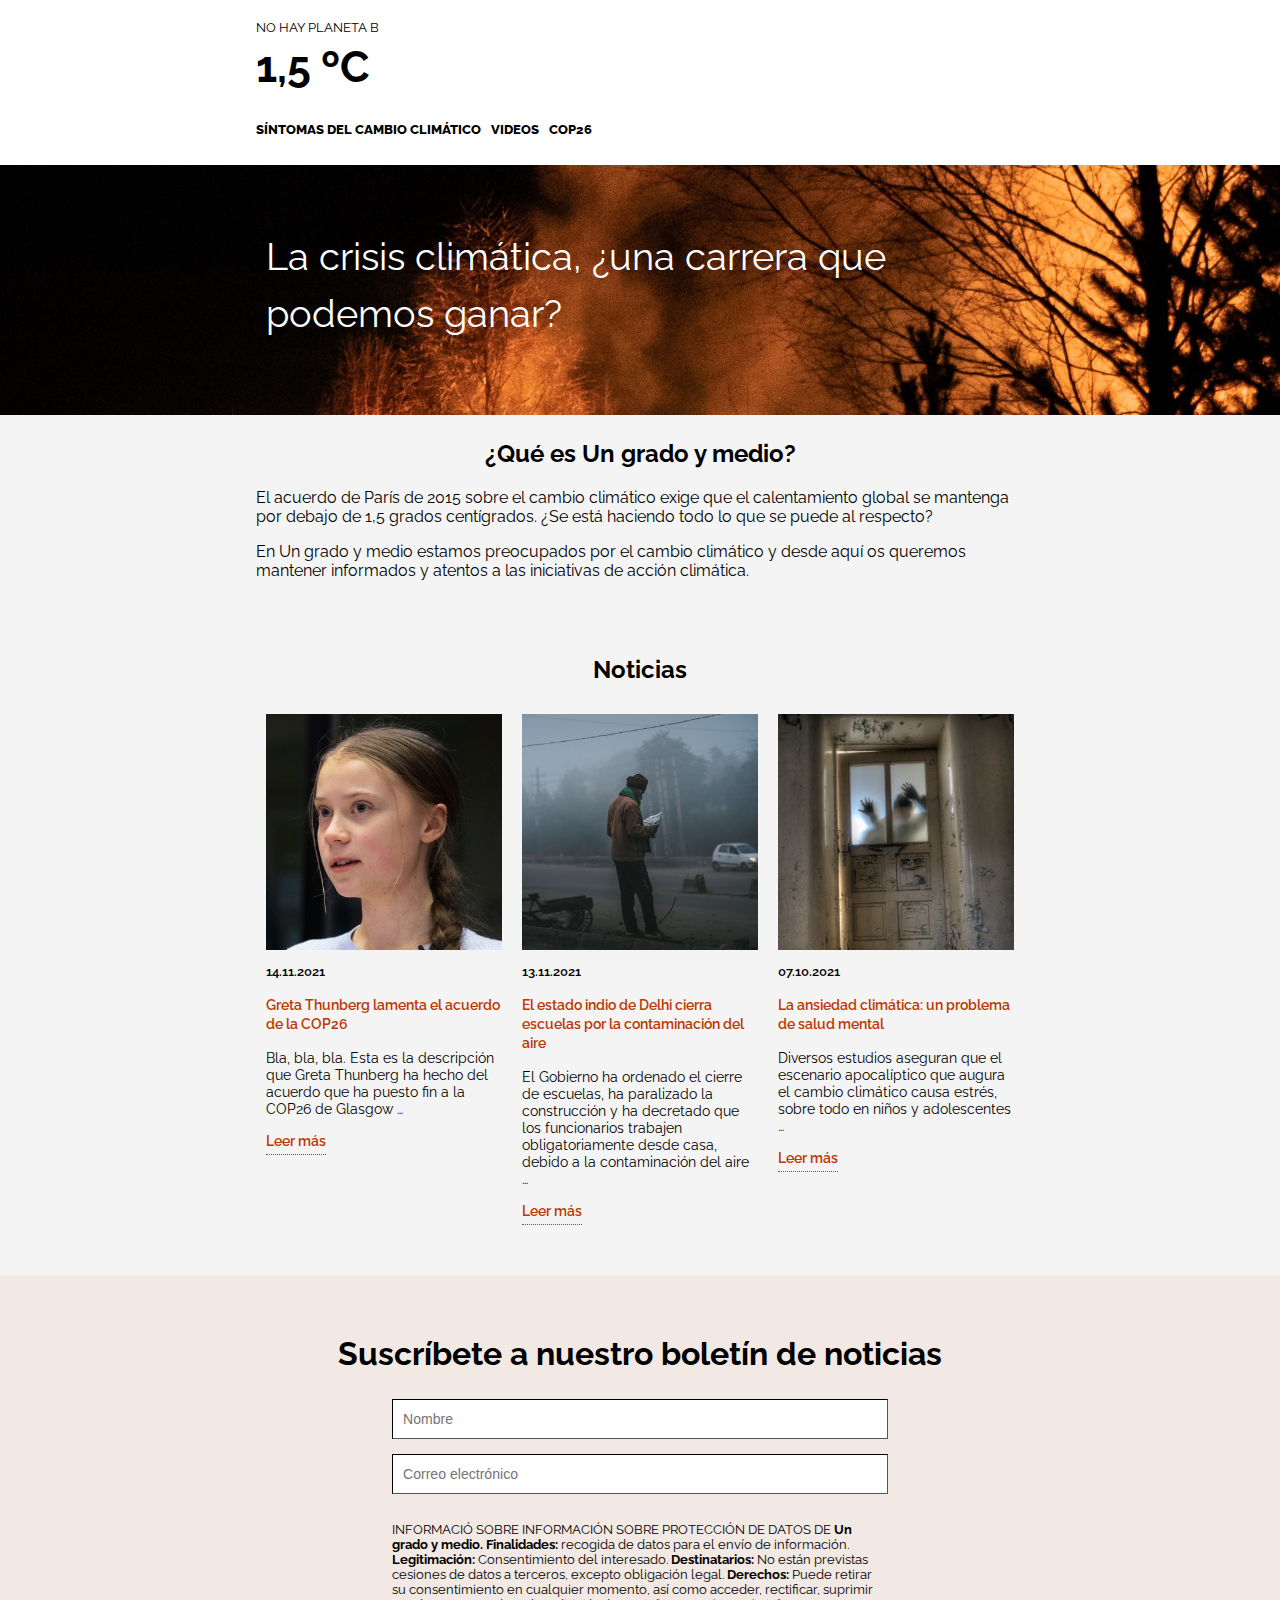
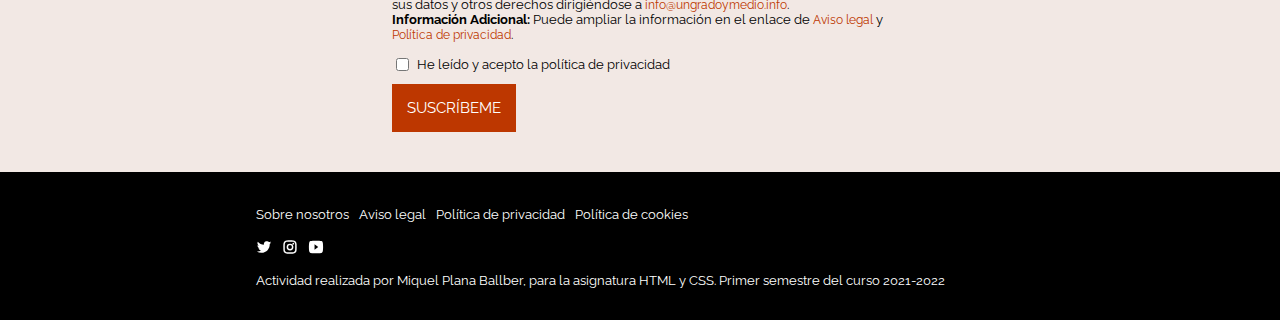
<file: index.html>
<!DOCTYPE html>
<html lang="es">
  <head>
    <meta charset="UTF-8" />
    <meta http-equiv="X-UA-Compatible" content="IE=edge" />
    <meta name="viewport" content="width=device-width, initial-scale=1.0" />
    <title>1,5 grados</title>
    <link rel="stylesheet" href="./styles/estilos.css" />
    <link rel="preconnect" href="https://fonts.googleapis.com" />
    <link rel="preconnect" href="https://fonts.gstatic.com" crossorigin />
    <link
      href="https://fonts.googleapis.com/css2?family=Raleway:ital,wght@0,400;0,600;0,800;1,400&display=swap"
      rel="stylesheet"
    />
  </head>
  <body>
    <header>
      <p>NO HAY PLANETA B</p>
      <h1><a href="index.html " class="title">1,5 ºC</a></h1>
      <ul>
        <li><a href="sintomas.html">SÍNTOMAS DEL CAMBIO CLIMÁTICO</a></li>
        <li><a href="videos.html">VIDEOS</a></li>
        <li><a href="cop26.html">COP26</a></li>
      </ul>
    </header>
    <main>
      <div id="index-top-image">
        <div>La crisis climática, ¿una carrera que podemos ganar?</div>
        <img
          src="./assets/images/bg-hero-home.jpg"
          alt="Imágen de un fuego en un bosque"
        />
      </div>
      <div class="content">
        <h2>¿Qué es Un grado y medio?</h2>
        <p>
          El acuerdo de París de 2015 sobre el cambio climático exige que el
          calentamiento global se mantenga por debajo de 1,5 grados centígrados.
          ¿Se está haciendo todo lo que se puede al respecto?
        </p>
        <p>
          En Un grado y medio estamos preocupados por el cambio climático y
          desde aquí os queremos mantener informados y atentos a las iniciativas
          de acción climática.
        </p>
        <h2 id="noticias-header">Noticias</h2>
        <div id="noticias-container">
          <div class="noticia">
            <figure>
              <img
                src="./assets/images/n-greta-thunberg.jpg"
                alt="Greta Thunberg"
              />
              <figcaption>14.11.2021</figcaption>
            </figure>
            <h3>
              <a href="">Greta Thunberg lamenta el acuerdo de la COP26</a>
            </h3>
            <p>
              Bla, bla, bla. Esta es la descripción que Greta Thunberg ha hecho
              del acuerdo que ha puesto fin a la COP26 de Glasgow …
            </p>
            <a href="" class="read-more">Leer más</a>
          </div>
          <div class="noticia">
            <figure>
              <img
                src="./assets/images/n-delhi.jpg"
                alt="Hombre indio en la ciudad de Dehli, cubierta de contaminación"
              />
              <figcaption>13.11.2021</figcaption>
            </figure>
            <h3>
              <a href=""
                >El estado indio de Delhi cierra escuelas por la contaminación
                del aire</a
              >
            </h3>
            <p>
              El Gobierno ha ordenado el cierre de escuelas, ha paralizado la
              construcción y ha decretado que los funcionarios trabajen
              obligatoriamente desde casa, debido a la contaminación del aire …
            </p>
            <a href="" class="read-more">Leer más</a>
          </div>
          <div class="noticia">
            <figure>
              <img
                src="./assets/images/n-estres.jpg"
                alt="Una puerta cerrada con dos personas detrás que se dejan ver a través de un cristal semi opaco"
              />
              <figcaption>07.10.2021</figcaption>
            </figure>
            <h3>
              <a href="">La ansiedad climática: un problema de salud mental</a>
            </h3>
            <p>
              Diversos estudios aseguran que el escenario apocalíptico que
              augura el cambio climático causa estrés, sobre todo en niños y
              adolescentes …
            </p>
            <a href="" class="read-more">Leer más</a>
          </div>
        </div>
      </div>
      <div id="form">
        <h2>Suscríbete a nuestro boletín de noticias</h2>
        <form action="submit" id="real-form">
          <input type="text" name="nombre" placeholder="Nombre" />
          <input type="email" name="email" placeholder="Correo electrónico" />
          <p>
            INFORMACIÓ SOBRE INFORMACIÓN SOBRE PROTECCIÓN DE DATOS DE
            <span class="bold"> Un grado y medio. Finalidades: </span> recogida
            de datos para el envío de información.
            <span class="bold">Legitimación:</span> Consentimiento del
            interesado. <span class="bold">Destinatarios:</span> No están
            previstas cesiones de datos a terceros, excepto obligación legal.
            <span class="bold">Derechos:</span> Puede retirar su consentimiento
            en cualquier momento, así como acceder, rectificar, suprimir sus
            datos y otros derechos dirigiéndose a<a class="text-link" href="">
              info@ungradoymedio.info</a
            >. <span class="bold"><br />Información Adicional:</span> Puede
            ampliar la información en el enlace de
            <a class="text-link" href="">Aviso legal</a> y
            <a class="text-link" href="">Política de privacidad</a>.
          </p>
          <div id="form-checkbox">
            <input type="checkbox" name="acepto" id="acepto" />
            <label for="acepto"
              >He leído y acepto la política de privacidad</label
            >
          </div>
          <button type="submit">SUSCRÍBEME</button>
        </form>
      </div>
    </main>
    <footer>
      <ul>
        <li><a href="">Sobre nosotros</a></li>
        <li><a href="">Aviso legal</a></li>
        <li><a href="">Política de privacidad</a></li>
        <li><a href="">Política de cookies</a></li>
      </ul>
      <div id="logos">
        <a href=""><img src="./assets/svg/twitter.svg" alt="Twitter logo" /></a>
        <a href=""
          ><img src="./assets/svg/instagram.svg" alt="Twitter logo"
        /></a>
        <a href=""><img src="./assets/svg/youtube.svg" alt="Twitter logo" /></a>
      </div>
      <p>
        Actividad realizada por Miquel Plana Ballber, para la asignatura HTML y
        CSS. Primer semestre del curso 2021-2022
      </p>
    </footer>
  </body>
</html>
</file>
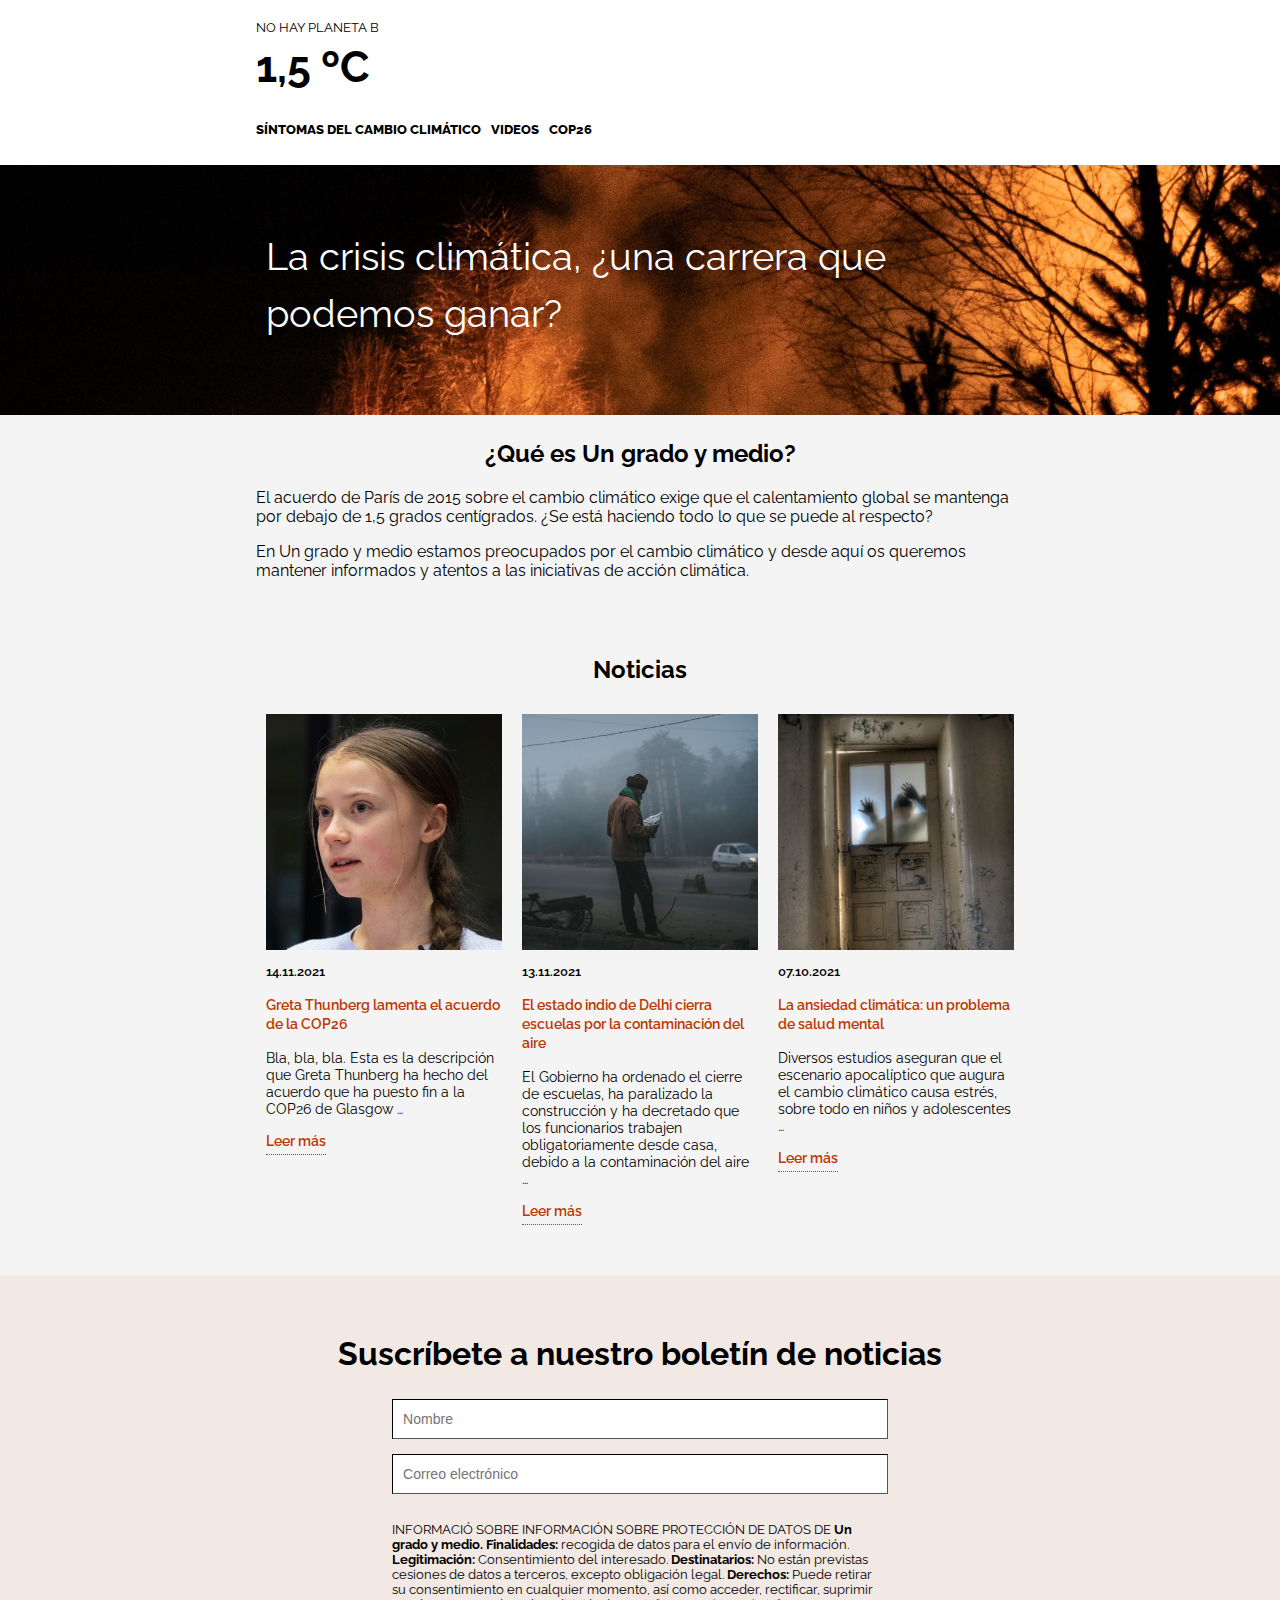
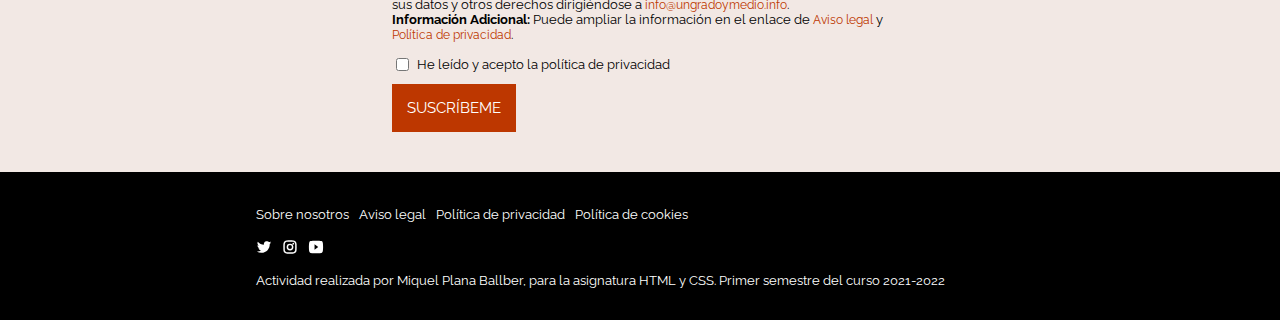
<file: pages/index.html>
<!DOCTYPE html>
<html lang="es">
  <head>
    <meta charset="UTF-8" />
    <meta http-equiv="X-UA-Compatible" content="IE=edge" />
    <meta name="viewport" content="width=device-width, initial-scale=1.0" />
    <title>1,5 grados</title>
    <link rel="stylesheet" href="../styles/estilos.css" />
    <link rel="preconnect" href="https://fonts.googleapis.com" />
    <link rel="preconnect" href="https://fonts.gstatic.com" crossorigin />
    <link
      href="https://fonts.googleapis.com/css2?family=Raleway:ital,wght@0,400;0,600;0,800;1,400&display=swap"
      rel="stylesheet"
    />
  </head>
  <body>
    <header>
      <p>NO HAY PLANETA B</p>
      <h1><a href="index.html " class="title">1,5 ºC</a></h1>
      <ul>
        <li><a href="sintomas.html">SÍNTOMAS DEL CAMBIO CLIMÁTICO</a></li>
        <li><a href="videos.html">VIDEOS</a></li>
        <li><a href="cop26.html">COP26</a></li>
      </ul>
    </header>
    <main>
      <div id="index-top-image">
        <div>La crisis climática, ¿una carrera que podemos ganar?</div>
        <img
          src="../assets/images/bg-hero-home.jpg"
          alt="Imágen de un fuego en un bosque"
        />
      </div>
      <div class="content">
        <h2>¿Qué es Un grado y medio?</h2>
        <p>
          El acuerdo de París de 2015 sobre el cambio climático exige que el
          calentamiento global se mantenga por debajo de 1,5 grados centígrados.
          ¿Se está haciendo todo lo que se puede al respecto?
        </p>
        <p>
          En Un grado y medio estamos preocupados por el cambio climático y
          desde aquí os queremos mantener informados y atentos a las iniciativas
          de acción climática.
        </p>
        <h2 id="noticias-header">Noticias</h2>
        <div id="noticias-container">
          <div class="noticia">
            <figure>
              <img
                src="../assets/images/n-greta-thunberg.jpg"
                alt="Greta Thunberg"
              />
              <figcaption>14.11.2021</figcaption>
            </figure>
            <h3>
              <a href="">Greta Thunberg lamenta el acuerdo de la COP26</a>
            </h3>
            <p>
              Bla, bla, bla. Esta es la descripción que Greta Thunberg ha hecho
              del acuerdo que ha puesto fin a la COP26 de Glasgow …
            </p>
            <a href="" class="read-more">Leer más</a>
          </div>
          <div class="noticia">
            <figure>
              <img
                src="../assets/images/n-delhi.jpg"
                alt="Hombre indio en la ciudad de Dehli, cubierta de contaminación"
              />
              <figcaption>13.11.2021</figcaption>
            </figure>
            <h3>
              <a href=""
                >El estado indio de Delhi cierra escuelas por la contaminación
                del aire</a
              >
            </h3>
            <p>
              El Gobierno ha ordenado el cierre de escuelas, ha paralizado la
              construcción y ha decretado que los funcionarios trabajen
              obligatoriamente desde casa, debido a la contaminación del aire …
            </p>
            <a href="" class="read-more">Leer más</a>
          </div>
          <div class="noticia">
            <figure>
              <img
                src="../assets/images/n-estres.jpg"
                alt="Una puerta cerrada con dos personas detrás que se dejan ver a través de un cristal semi opaco"
              />
              <figcaption>07.10.2021</figcaption>
            </figure>
            <h3>
              <a href="">La ansiedad climática: un problema de salud mental</a>
            </h3>
            <p>
              Diversos estudios aseguran que el escenario apocalíptico que
              augura el cambio climático causa estrés, sobre todo en niños y
              adolescentes …
            </p>
            <a href="" class="read-more">Leer más</a>
          </div>
        </div>
      </div>
      <div id="form">
        <h2>Suscríbete a nuestro boletín de noticias</h2>
        <form action="submit" id="real-form">
          <input type="text" name="nombre" placeholder="Nombre" />
          <input type="email" name="email" placeholder="Correo electrónico" />
          <p>
            INFORMACIÓ SOBRE INFORMACIÓN SOBRE PROTECCIÓN DE DATOS DE
            <span class="bold"> Un grado y medio. Finalidades: </span> recogida
            de datos para el envío de información.
            <span class="bold">Legitimación:</span> Consentimiento del
            interesado. <span class="bold">Destinatarios:</span> No están
            previstas cesiones de datos a terceros, excepto obligación legal.
            <span class="bold">Derechos:</span> Puede retirar su consentimiento
            en cualquier momento, así como acceder, rectificar, suprimir sus
            datos y otros derechos dirigiéndose a<a class="text-link" href="">
              info@ungradoymedio.info</a
            >. <span class="bold"><br />Información Adicional:</span> Puede
            ampliar la información en el enlace de
            <a class="text-link" href="">Aviso legal</a> y
            <a class="text-link" href="">Política de privacidad</a>.
          </p>
          <div id="form-checkbox">
            <input type="checkbox" name="acepto" id="acepto" />
            <label for="acepto"
              >He leído y acepto la política de privacidad</label
            >
          </div>
          <button type="submit">SUSCRÍBEME</button>
        </form>
      </div>
    </main>
    <footer>
      <ul>
        <li><a href="">Sobre nosotros</a></li>
        <li><a href="">Aviso legal</a></li>
        <li><a href="">Política de privacidad</a></li>
        <li><a href="">Política de cookies</a></li>
      </ul>
      <div id="logos">
        <a href=""
          ><img src="../assets/svg/twitter.svg" alt="Twitter logo"
        /></a>
        <a href=""
          ><img src="../assets/svg/instagram.svg" alt="Twitter logo"
        /></a>
        <a href=""
          ><img src="../assets/svg/youtube.svg" alt="Twitter logo"
        /></a>
      </div>
      <p>
        Actividad realizada por Miquel Plana Ballber, para la asignatura HTML y
        CSS. Primer semestre del curso 2021-2022
      </p>
    </footer>
  </body>
</html>
</file>
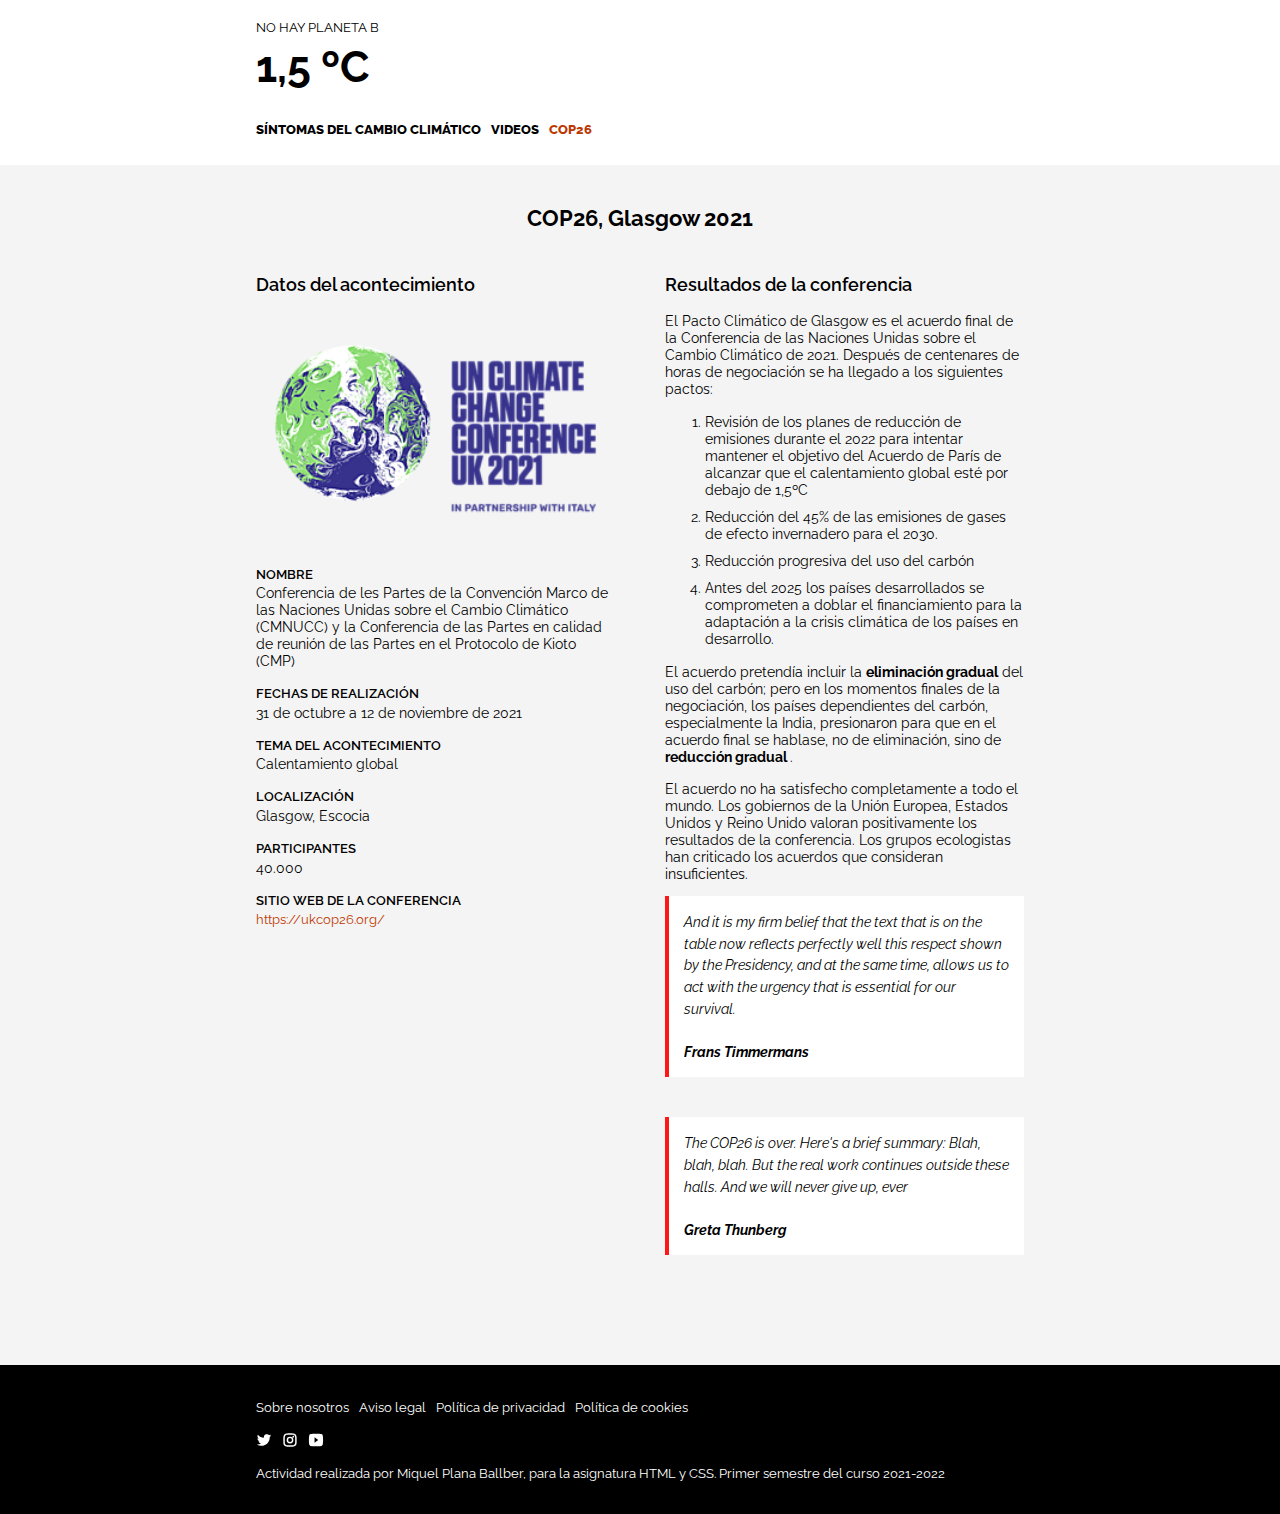
<file: cop26.html>
<!DOCTYPE html>
<html lang="es">
  <head>
    <meta charset="UTF-8" />
    <meta http-equiv="X-UA-Compatible" content="IE=edge" />
    <meta name="viewport" content="width=device-width, initial-scale=1.0" />
    <title>COP26</title>
    <link rel="stylesheet" href="../styles/estilos.css" />
    <link rel="preconnect" href="https://fonts.googleapis.com" />
    <link rel="preconnect" href="https://fonts.gstatic.com" crossorigin />
    <link
      href="https://fonts.googleapis.com/css2?family=Raleway:ital,wght@0,400;0,600;0,800;1,400&display=swap"
      rel="stylesheet"
    />
  </head>
  <body>
    <header>
      <p>NO HAY PLANETA B</p>
      <h1><a href="index.html " class="title">1,5 ºC</a></h1>
      <ul>
        <li>
          <a href="sintomas.html">SÍNTOMAS DEL CAMBIO CLIMÁTICO</a>
        </li>
        <li><a href="videos.html">VIDEOS</a></li>
        <li><a class="selected" href="cop26.html">COP26</a></li>
      </ul>
    </header>
    <main class="content page" id="cop26">
      <h2>COP26, Glasgow 2021</h2>
      <div id="cop26-container">
        <div id="cop26-1">
          <h3>Datos del acontecimiento</h3>
          <img src="../assets/images/COP26_Logo.png" alt="Logo de la COP26" />
          <h4>Nombre</h4>
          <p>
            Conferencia de les Partes de la Convención Marco de las Naciones
            Unidas sobre el Cambio Climático (CMNUCC) y la Conferencia de las
            Partes en calidad de reunión de las Partes en el Protocolo de Kioto
            (CMP)
          </p>
          <h4>Fechas de realización</h4>
          <p>31 de octubre a 12 de noviembre de 2021</p>
          <h4>Tema del acontecimiento</h4>
          <p>Calentamiento global</p>
          <h4>Localización</h4>
          <p>Glasgow, Escocia</p>
          <h4>Participantes</h4>
          <p>40.000</p>
          <h4>Sitio web de la Conferencia</h4>
          <p><a href="https://ukcop26.org/">https://ukcop26.org/</a></p>
        </div>
        <div id="cop26-2">
          <h3>Resultados de la conferencia</h3>
          <p>
            El Pacto Climático de Glasgow es el acuerdo final de la Conferencia
            de las Naciones Unidas sobre el Cambio Climático de 2021. Después de
            centenares de horas de negociación se ha llegado a los siguientes
            pactos:
          </p>
          <ol>
            <li>
              Revisión de los planes de reducción de emisiones durante el 2022
              para intentar mantener el objetivo del Acuerdo de París de
              alcanzar que el calentamiento global esté por debajo de 1,5ºC
            </li>
            <li>
              Reducción del 45% de las emisiones de gases de efecto invernadero
              para el 2030.
            </li>
            <li>Reducción progresiva del uso del carbón</li>
            <li>
              Antes del 2025 los países desarrollados se comprometen a doblar el
              financiamiento para la adaptación a la crisis climática de los
              países en desarrollo.
            </li>
          </ol>
          <p>
            El acuerdo pretendía incluir la
            <span class="bold">eliminación gradual</span> del uso del carbón;
            pero en los momentos finales de la negociación, los países
            dependientes del carbón, especialmente la India, presionaron para
            que en el acuerdo final se hablase, no de eliminación, sino de
            <span class="bold"> reducción gradual </span>.
          </p>
          <p>
            El acuerdo no ha satisfecho completamente a todo el mundo. Los
            gobiernos de la Unión Europea, Estados Unidos y Reino Unido valoran
            positivamente los resultados de la conferencia. Los grupos
            ecologistas han criticado los acuerdos que consideran insuficientes.
          </p>
          <blockquote>
            And it is my firm belief that the text that is on the table now
            reflects perfectly well this respect shown by the Presidency, and at
            the same time, allows us to act with the urgency that is essential
            for our survival.
            <br />
            <br />
            <cite class="bold">Frans Timmermans </cite>
          </blockquote>
          <blockquote>
            The COP26 is over. Here's a brief summary: Blah, blah, blah. But the
            real work continues outside these halls. And we will never give up,
            ever
            <br />
            <br />
            <cite class="bold">Greta Thunberg </cite>
          </blockquote>
        </div>
      </div>
    </main>
    <footer>
      <ul>
        <li><a href="">Sobre nosotros</a></li>
        <li><a href="">Aviso legal</a></li>
        <li><a href="">Política de privacidad</a></li>
        <li><a href="">Política de cookies</a></li>
      </ul>
      <div id="logos">
        <a href=""
          ><img src="../assets/svg/twitter.svg" alt="Twitter logo"
        /></a>
        <a href=""
          ><img src="../assets/svg/instagram.svg" alt="Twitter logo"
        /></a>
        <a href=""
          ><img src="../assets/svg/youtube.svg" alt="Twitter logo"
        /></a>
      </div>
      <p>
        Actividad realizada por Miquel Plana Ballber, para la asignatura HTML y
        CSS. Primer semestre del curso 2021-2022
      </p>
    </footer>
  </body>
</html>
</file>
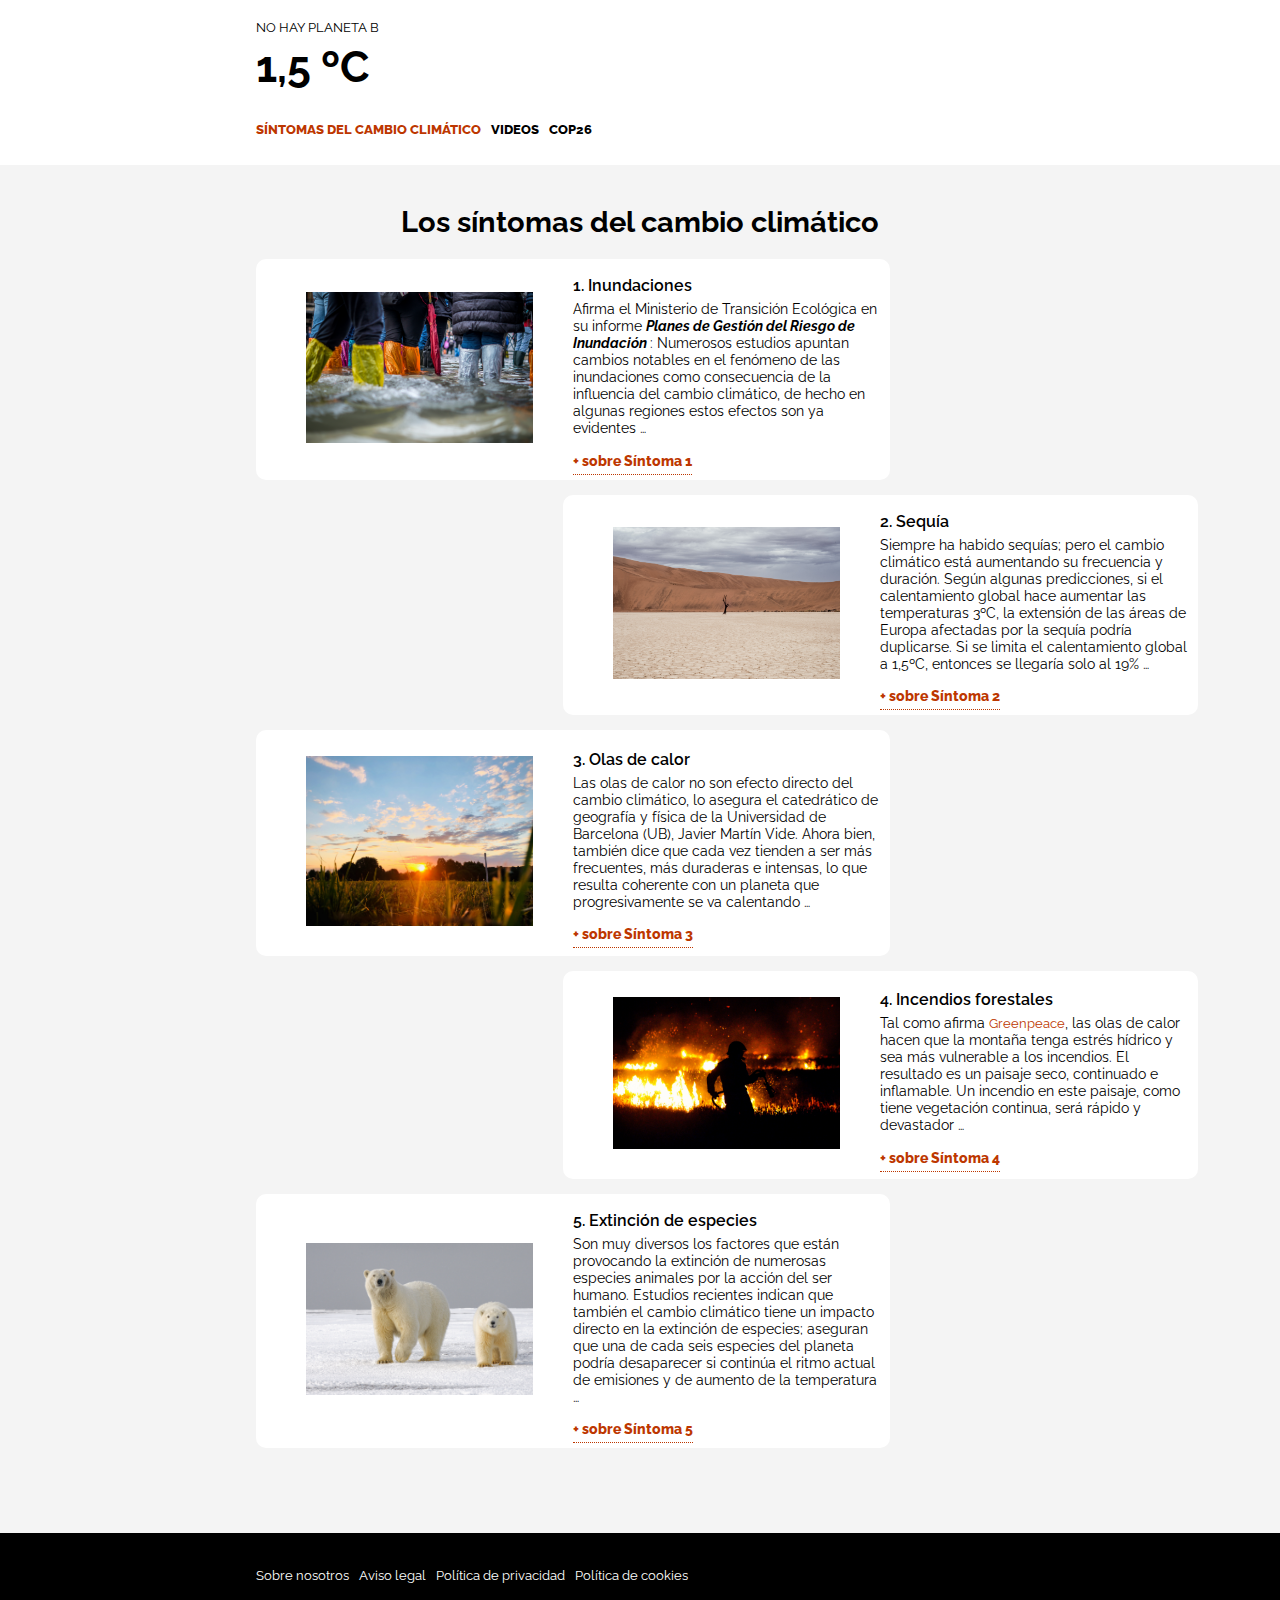
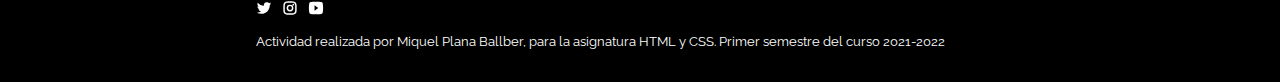
<file: sintomas.html>
<!DOCTYPE html>
<html lang="es">
  <head>
    <meta charset="UTF-8" />
    <meta http-equiv="X-UA-Compatible" content="IE=edge" />
    <meta name="viewport" content="width=device-width, initial-scale=1.0" />
    <title>Síntomas del cambio climático</title>
    <link rel="stylesheet" href="./styles/estilos.css" />
    <link rel="preconnect" href="https://fonts.googleapis.com" />
    <link rel="preconnect" href="https://fonts.gstatic.com" crossorigin />
    <link
      href="https://fonts.googleapis.com/css2?family=Raleway:ital,wght@0,400;0,600;0,800;1,400&display=swap"
      rel="stylesheet"
    />
  </head>
  <body>
    <header>
      <p>NO HAY PLANETA B</p>
      <h1><a href="index.html " class="title">1,5 ºC</a></h1>
      <ul>
        <li>
          <a class="selected" href="sintomas.html"
            >SÍNTOMAS DEL CAMBIO CLIMÁTICO</a
          >
        </li>
        <li><a href="videos.html">VIDEOS</a></li>
        <li><a href="cop26.html">COP26</a></li>
      </ul>
    </header>
    <main class="content page">
      <h2>Los síntomas del cambio climático</h2>
      <div class="sintoma" id="sintoma-1">
        <figure id="image1">
          <img
            src="./assets/images/symptom-01.jpg"
            alt="Agua llegando al nivel de los tobillos y mucha gente con botas de plástico"
          />
        </figure>
        <div class="text">
          <h3>1. Inundaciones</h3>
          <p>
            Afirma el Ministerio de Transición Ecológica en su informe
            <cite class="bold">
              Planes de Gestión del Riesgo de Inundación </cite
            >: Numerosos estudios apuntan cambios notables en el fenómeno de las
            inundaciones como consecuencia de la influencia del cambio
            climático, de hecho en algunas regiones estos efectos son ya
            evidentes …
          </p>
          <a href="" class="read-more">+ sobre Síntoma 1</a>
        </div>
      </div>
      <div class="sintoma" id="sintoma-2">
        <figure id="image2">
          <img
            src="./assets/images/symptom-02.jpg"
            alt="Un desierto, con un árbol seco en la lejanía"
          />
        </figure>
        <div class="text">
          <h3>2. Sequía</h3>
          <p>
            Siempre ha habido sequías; pero el cambio climático está aumentando
            su frecuencia y duración. Según algunas predicciones, si el
            calentamiento global hace aumentar las temperaturas 3ºC, la
            extensión de las áreas de Europa afectadas por la sequía podría
            duplicarse. Si se limita el calentamiento global a 1,5ºC, entonces
            se llegaría solo al 19% …
          </p>
          <a href="" class="read-more">+ sobre Síntoma 2</a>
        </div>
      </div>
      <div class="sintoma" id="sintoma-3">
        <figure id="image3">
          <img
            src="./assets/images/symptom-03.jpg"
            alt="La vista del sol poniéndose en un campo de hierba"
          />
        </figure>
        <div class="text">
          <h3>3. Olas de calor</h3>
          <p>
            Las olas de calor no son efecto directo del cambio climático, lo
            asegura el catedrático de geografía y física de la Universidad de
            Barcelona (UB), Javier Martín Vide. Ahora bien, también dice que
            cada vez tienden a ser más frecuentes, más duraderas e intensas, lo
            que resulta coherente con un planeta que progresivamente se va
            calentando …
          </p>
          <a href="" class="read-more">+ sobre Síntoma 3</a>
        </div>
      </div>
      <div class="sintoma" id="sintoma-4">
        <figure id="image4">
          <img
            src="./assets/images/symptom-04.jpg"
            alt="Un bombero luchando contra un fuego en el campo"
          />
        </figure>
        <div class="text">
          <h3>4. Incendios forestales</h3>
          <p>
            Tal como afirma <a href="https://es.greenpeace.org/">Greenpeace</a>,
            las olas de calor hacen que la montaña tenga estrés hídrico y sea
            más vulnerable a los incendios. El resultado es un paisaje seco,
            continuado e inflamable. Un incendio en este paisaje, como tiene
            vegetación continua, será rápido y devastador …
          </p>
          <a href="" class="read-more">+ sobre Síntoma 4</a>
        </div>
      </div>
      <div class="sintoma" id="sintoma-5">
        <figure id="image5">
          <img
            src="./assets/images/symptom-05.jpg"
            alt="Dos osos polares encima del hielo"
          />
        </figure>
        <div class="text">
          <h3>5. Extinción de especies</h3>
          <p>
            Son muy diversos los factores que están provocando la extinción de
            numerosas especies animales por la acción del ser humano. Estudios
            recientes indican que también el cambio climático tiene un impacto
            directo en la extinción de especies; aseguran que una de cada seis
            especies del planeta podría desaparecer si continúa el ritmo actual
            de emisiones y de aumento de la temperatura …
          </p>
          <a href="" class="read-more">+ sobre Síntoma 5</a>
        </div>
      </div>
    </main>
    <footer>
      <ul>
        <li><a href="">Sobre nosotros</a></li>
        <li><a href="">Aviso legal</a></li>
        <li><a href="">Política de privacidad</a></li>
        <li><a href="">Política de cookies</a></li>
      </ul>
      <div id="logos">
        <a href=""><img src="./assets/svg/twitter.svg" alt="Twitter logo" /></a>
        <a href=""
          ><img src="./assets/svg/instagram.svg" alt="Twitter logo"
        /></a>
        <a href=""><img src="./assets/svg/youtube.svg" alt="Twitter logo" /></a>
      </div>
      <p>
        Actividad realizada por Miquel Plana Ballber, para la asignatura HTML y
        CSS. Primer semestre del curso 2021-2022
      </p>
    </footer>
  </body>
</html>
</file>
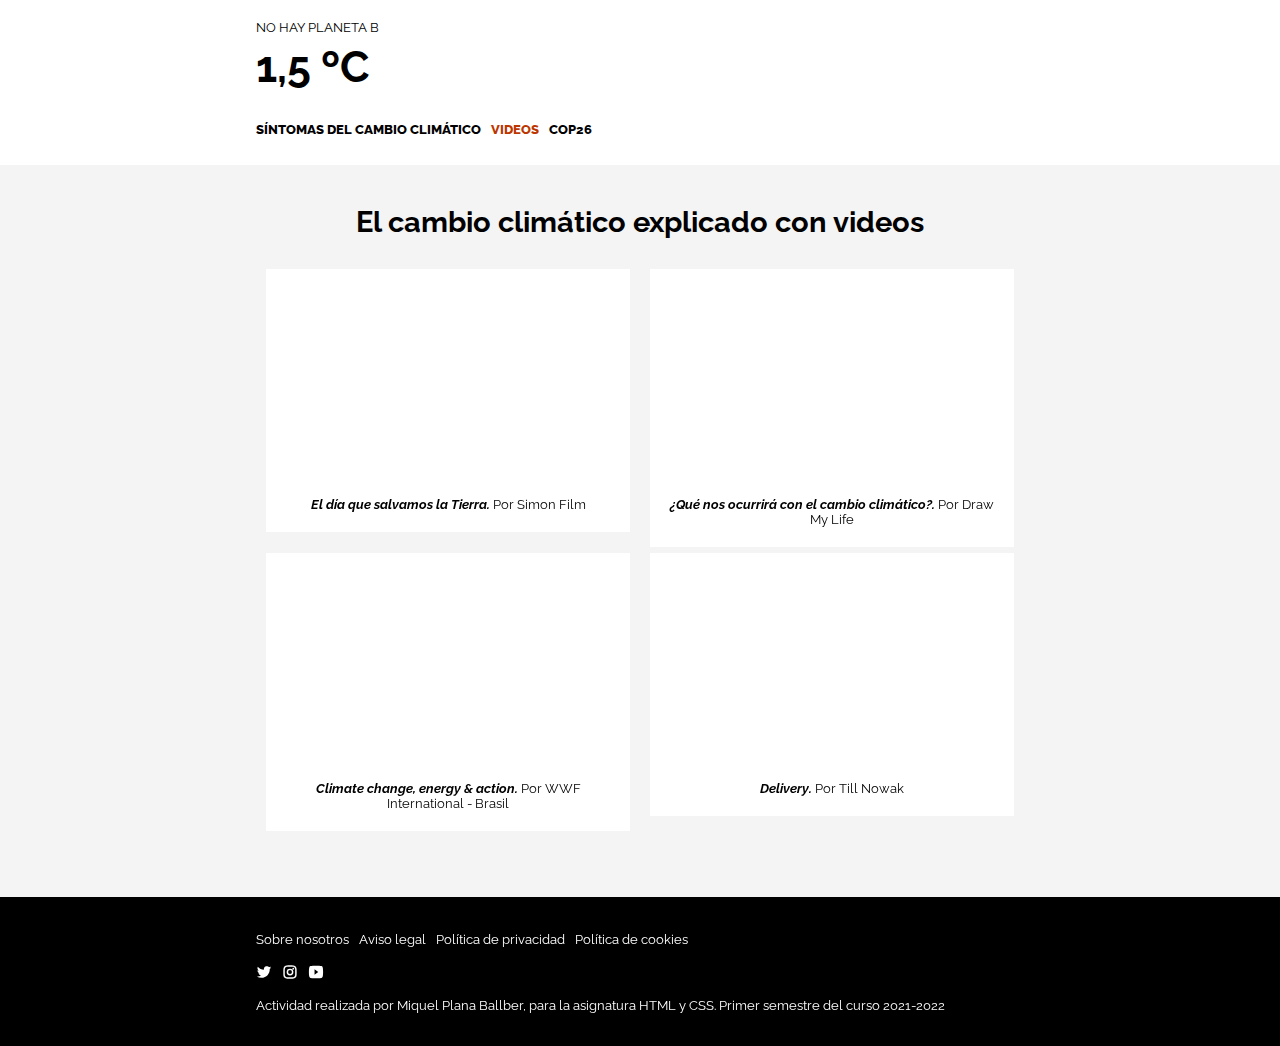
<file: videos.html>
<!DOCTYPE html>
<html lang="es">
  <head>
    <meta charset="UTF-8" />
    <meta http-equiv="X-UA-Compatible" content="IE=edge" />
    <meta name="viewport" content="width=device-width, initial-scale=1.0" />
    <title>El cambio climático en videos</title>
    <link rel="stylesheet" href="../styles/estilos.css" />
    <link rel="preconnect" href="https://fonts.googleapis.com" />
    <link rel="preconnect" href="https://fonts.gstatic.com" crossorigin />
    <link
      href="https://fonts.googleapis.com/css2?family=Raleway:ital,wght@0,400;0,600;0,800;1,400&display=swap"
      rel="stylesheet"
    />
  </head>
  <body>
    <header>
      <p>NO HAY PLANETA B</p>
      <h1><a href="index.html " class="title">1,5 ºC</a></h1>
      <ul>
        <li>
          <a href="sintomas.html">SÍNTOMAS DEL CAMBIO CLIMÁTICO</a>
        </li>
        <li><a class="selected" href="videos.html">VIDEOS</a></li>
        <li><a href="cop26.html">COP26</a></li>
      </ul>
    </header>
    <main class="content page">
      <h2>El cambio climático explicado con videos</h2>
      <div class="video-row">
        <figure class="video">
          <iframe
            src="https://www.youtube.com/embed/d_UCBNdPvCw"
            frameborder="0"
          ></iframe>
          <figcaption>
            <cite class="bold italic">El día que salvamos la Tierra.</cite> Por
            Simon Film
          </figcaption>
        </figure>
        <figure class="video">
          <iframe
            src="https://www.youtube.com/embed/L9bgqLQ7OZc"
            frameborder="0"
          ></iframe>
          <figcaption>
            <cite class="bold italic"
              >¿Qué nos ocurrirá con el cambio climático?.</cite
            >
            Por Draw My Life
          </figcaption>
        </figure>
      </div>
      <div class="video-row">
        <figure class="video">
          <iframe
            src="https://www.youtube.com/embed/_s9dxc_jVlY"
            frameborder="0"
          ></iframe>
          <figcaption>
            <cite class="bold italic">Climate change, energy & action.</cite>
            Por WWF International - Brasil
          </figcaption>
        </figure>
        <figure class="video">
          <iframe
            src="https://www.youtube.com/embed/2NZ62wQ_B6U"
            frameborder="0"
          ></iframe>
          <figcaption>
            <cite class="bold italic">Delivery.</cite>
            Por Till Nowak
          </figcaption>
        </figure>
      </div>
    </main>
    <footer>
      <ul>
        <li><a href="">Sobre nosotros</a></li>
        <li><a href="">Aviso legal</a></li>
        <li><a href="">Política de privacidad</a></li>
        <li><a href="">Política de cookies</a></li>
      </ul>
      <div id="logos">
        <a href=""
          ><img src="../assets/svg/twitter.svg" alt="Twitter logo"
        /></a>
        <a href=""
          ><img src="../assets/svg/instagram.svg" alt="Twitter logo"
        /></a>
        <a href=""
          ><img src="../assets/svg/youtube.svg" alt="Twitter logo"
        /></a>
      </div>
      <p>
        Actividad realizada por Miquel Plana Ballber, para la asignatura HTML y
        CSS. Primer semestre del curso 2021-2022
      </p>
    </footer>
  </body>
</html>
</file>
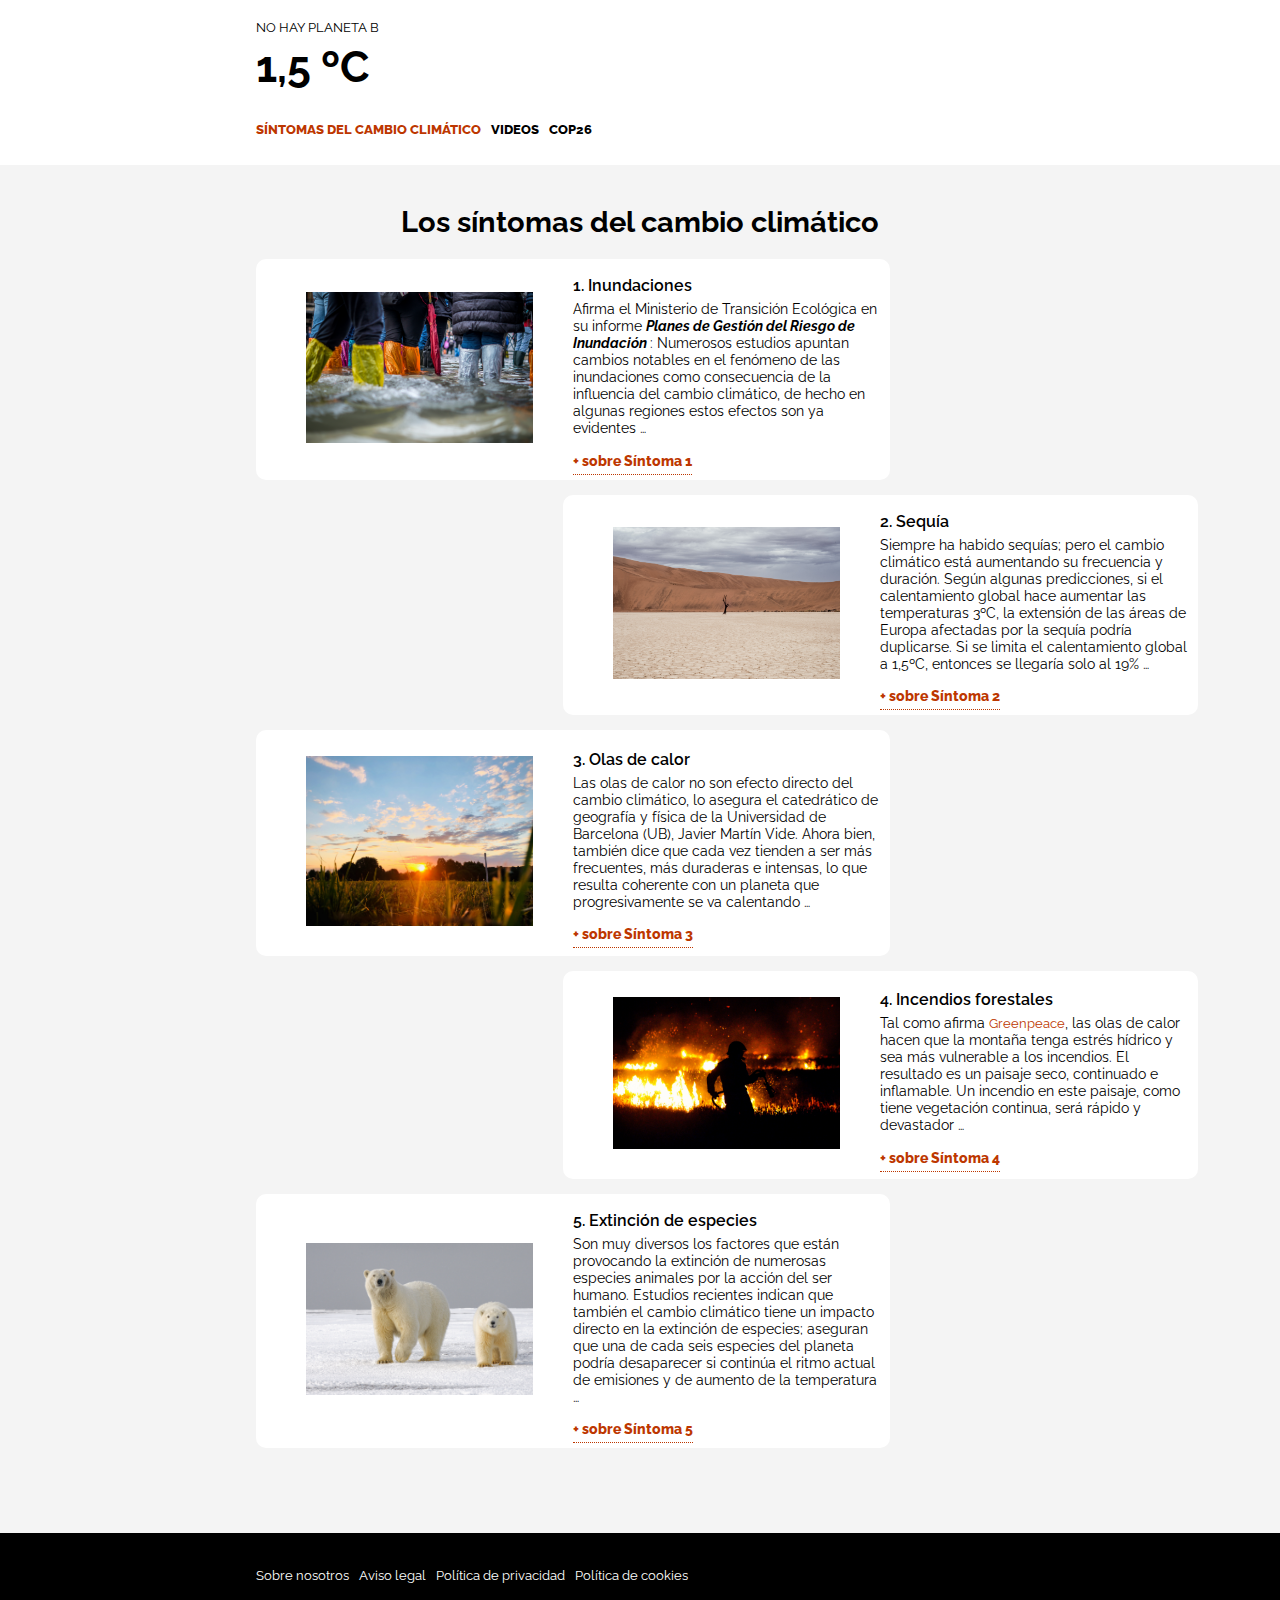
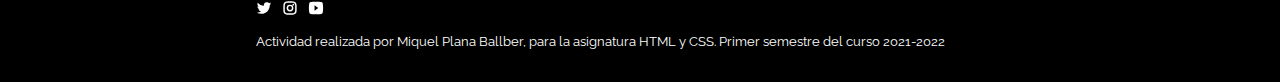
<file: pages/sintomas.html>
<!DOCTYPE html>
<html lang="es">
  <head>
    <meta charset="UTF-8" />
    <meta http-equiv="X-UA-Compatible" content="IE=edge" />
    <meta name="viewport" content="width=device-width, initial-scale=1.0" />
    <title>Síntomas del cambio climático</title>
    <link rel="stylesheet" href="../styles/estilos.css" />
    <link rel="preconnect" href="https://fonts.googleapis.com" />
    <link rel="preconnect" href="https://fonts.gstatic.com" crossorigin />
    <link
      href="https://fonts.googleapis.com/css2?family=Raleway:ital,wght@0,400;0,600;0,800;1,400&display=swap"
      rel="stylesheet"
    />
  </head>
  <body>
    <header>
      <p>NO HAY PLANETA B</p>
      <h1><a href="index.html " class="title">1,5 ºC</a></h1>
      <ul>
        <li>
          <a class="selected" href="sintomas.html"
            >SÍNTOMAS DEL CAMBIO CLIMÁTICO</a
          >
        </li>
        <li><a href="videos.html">VIDEOS</a></li>
        <li><a href="cop26.html">COP26</a></li>
      </ul>
    </header>
    <main class="content page">
      <h2>Los síntomas del cambio climático</h2>
      <div class="sintoma" id="sintoma-1">
        <figure id="image">
          <img
            src="../assets/images/symptom-01.jpg"
            alt="Agua llegando al nivel de los tobillos y mucha gente con botas de plástico"
          />
        </figure>
        <div class="text">
          <h3>1. Inundaciones</h3>
          <p>
            Afirma el Ministerio de Transición Ecológica en su informe
            <cite class="bold">
              Planes de Gestión del Riesgo de Inundación </cite
            >: Numerosos estudios apuntan cambios notables en el fenómeno de las
            inundaciones como consecuencia de la influencia del cambio
            climático, de hecho en algunas regiones estos efectos son ya
            evidentes …
          </p>
          <a href="" class="read-more">+ sobre Síntoma 1</a>
        </div>
      </div>
      <div class="sintoma" id="sintoma-2">
        <figure id="image">
          <img
            src="../assets/images/symptom-02.jpg"
            alt="Un desierto, con un árbol seco en la lejanía"
          />
        </figure>
        <div class="text">
          <h3>2. Sequía</h3>
          <p>
            Siempre ha habido sequías; pero el cambio climático está aumentando
            su frecuencia y duración. Según algunas predicciones, si el
            calentamiento global hace aumentar las temperaturas 3ºC, la
            extensión de las áreas de Europa afectadas por la sequía podría
            duplicarse. Si se limita el calentamiento global a 1,5ºC, entonces
            se llegaría solo al 19% …
          </p>
          <a href="" class="read-more">+ sobre Síntoma 2</a>
        </div>
      </div>
      <div class="sintoma" id="sintoma-3">
        <figure id="image">
          <img
            src="../assets/images/symptom-03.jpg"
            alt="La vista del sol poniéndose en un campo de hierba"
          />
        </figure>
        <div class="text">
          <h3>3. Olas de calor</h3>
          <p>
            Las olas de calor no son efecto directo del cambio climático, lo
            asegura el catedrático de geografía y física de la Universidad de
            Barcelona (UB), Javier Martín Vide. Ahora bien, también dice que
            cada vez tienden a ser más frecuentes, más duraderas e intensas, lo
            que resulta coherente con un planeta que progresivamente se va
            calentando …
          </p>
          <a href="" class="read-more">+ sobre Síntoma 3</a>
        </div>
      </div>
      <div class="sintoma" id="sintoma-4">
        <figure id="image">
          <img
            src="../assets/images/symptom-04.jpg"
            alt="Un bombero luchando contra un fuego en el campo"
          />
        </figure>
        <div class="text">
          <h3>4. Incendios forestales</h3>
          <p>
            Tal como afirma <a href="https://es.greenpeace.org/">Greenpeace</a>,
            las olas de calor hacen que la montaña tenga estrés hídrico y sea
            más vulnerable a los incendios. El resultado es un paisaje seco,
            continuado e inflamable. Un incendio en este paisaje, como tiene
            vegetación continua, será rápido y devastador …
          </p>
          <a href="" class="read-more">+ sobre Síntoma 4</a>
        </div>
      </div>
      <div class="sintoma" id="sintoma-5">
        <figure id="image">
          <img
            src="../assets/images/symptom-05.jpg"
            alt="Dos osos polares encima del hielo"
          />
        </figure>
        <div class="text">
          <h3>5. Extinción de especies</h3>
          <p>
            Son muy diversos los factores que están provocando la extinción de
            numerosas especies animales por la acción del ser humano. Estudios
            recientes indican que también el cambio climático tiene un impacto
            directo en la extinción de especies; aseguran que una de cada seis
            especies del planeta podría desaparecer si continúa el ritmo actual
            de emisiones y de aumento de la temperatura …
          </p>
          <a href="" class="read-more">+ sobre Síntoma 5</a>
        </div>
      </div>
    </main>
    <footer>
      <ul>
        <li><a href="">Sobre nosotros</a></li>
        <li><a href="">Aviso legal</a></li>
        <li><a href="">Política de privacidad</a></li>
        <li><a href="">Política de cookies</a></li>
      </ul>
      <div id="logos">
        <a href=""
          ><img src="../assets/svg/twitter.svg" alt="Twitter logo"
        /></a>
        <a href=""
          ><img src="../assets/svg/instagram.svg" alt="Twitter logo"
        /></a>
        <a href=""
          ><img src="../assets/svg/youtube.svg" alt="Twitter logo"
        /></a>
      </div>
      <p>
        Actividad realizada por Miquel Plana Ballber, para la asignatura HTML y
        CSS. Primer semestre del curso 2021-2022
      </p>
    </footer>
  </body>
</html>
</file>
<file: styles/estilos.css>
:root {
  --contrast-color: rgb(189, 55, 0);
  --background-color: rgb(244, 244, 244);
  --form-color: rgb(242, 232, 228);
  font-family: "Raleway", sans-serif;
}

body {
  margin: 0;
}

.content {
  padding-right: 15px;
  padding-left: 15px;
  text-align: left;
  background-color: var(--background-color);
}

h2 {
  text-align: center;
  margin-block-start: 0;
  padding-top: 20px;
}

a {
  text-decoration: none;
  color: var(--contrast-color);
}

.bold {
  font-weight: bold;
}

.italic {
  font-style: italic;
}

.text-link:hover {
  color: rgb(0, 0, 0);
}

header {
  text-align: center;
  position: sticky;
  top: 0;
  padding-top: 20px;
  padding-bottom: 10px;
  background-color: white;
  z-index: 1;
}

header p {
  margin-block-start: 0;
  margin-block-end: 0;
  font-size: 0.8em;
}

header h1 {
  margin-block-end: 0;
  margin-block-start: 0;
  font-size: 3em;
}

header ul {
  list-style-type: none;
  margin-top: 20px;
  padding-inline-start: 0;
  font-weight: 800;
}

header a {
  color: black;
  line-height: 150%;
}

header a:hover:not(.title) {
  color: rgba(0, 0, 0, 0.5);
}

header .selected {
  color: var(--contrast-color);
}

footer {
  background-color: black;
  color: white;
  text-align: center;
  padding: 0 40px 15px 40px;
  line-height: 150%;
}

footer ul {
  list-style-type: none;
  padding-inline-start: 0;
  margin-block-start: 0;
  margin-block-end: 0;
  padding-top: 30px;
}

footer a {
  color: white;
}

footer a:hover {
  color: var(--contrast-color);
}

footer #logos {
  display: flex;
  margin: 25px 0px;
  justify-content: center;
}

footer #logos img {
  width: 25px;
  height: 25px;
  margin: 0px 3px;
}

footer #logos a:hover {
  opacity: 0.7;
}

#index-top-image {
  background-color: var(--background-color);
}

#index-top-image img {
  height: 250px;
  object-fit: cover;
}

#index-top-image div {
  position: absolute;
  color: white;
  font-size: 30px;
  margin-left: 10px;
  margin-right: 10px;
  margin-top: calc(250px / 4);
  line-height: 150%;
}

main img {
  width: 100%;
}

#noticias-header {
  margin-top: 55px;
}

#noticias-container {
  padding-top: 10px;
  padding-bottom: 55px;
}

.noticia {
  margin-top: 25px;
}

.noticia figure {
  margin-block-start: 0px;
  margin-block-end: 0px;
  margin-inline-start: 0px;
  margin-inline-end: 0px;
}

.noticia figcaption {
  margin-top: 10px;
  font-weight: 600;
}

.noticia a {
  font-weight: 600;
  color: var(--contrast-color);
}

.read-more {
  border-bottom: 1px dotted var(--contrast-color);
  padding-bottom: 5px;
}

.read-more:hover {
  color: rgb(0, 0, 0);
}

#form {
  background-color: var(--form-color);
  padding-right: 20px;
  padding-left: 20px;
  padding-top: 40px;
  padding-bottom: 40px;
  font-size: 0.8em;
}

#form input:not([type="checkbox"]) {
  box-sizing: border-box;
  width: 100%;
  height: 40px;
  font-size: 1.1em;
  border-color: black;
  border-width: 1px;
  margin-bottom: 15px;
  padding-left: 10px;
}

#form input[type="checkbox"] {
  margin-right: 8px;
}

#form #form-checkbox {
  display: flex;
  align-items: center;
}

#form button {
  background-color: var(--contrast-color);
  color: white;
  border: none;
  font-family: "Raleway", sans-serif;
  font-size: 1.2em;
  margin-top: 10px;
  padding: 15px;
}

#form button:hover {
  background-color: rgb(0, 0, 0);
  color: white;
}

.page {
  padding-top: 20px;
  padding-bottom: 70px;
}

.page h2 {
  font-size: 1.1em;
  margin-bottom: 20px;
}

.sintoma {
  background-color: white;
  border-radius: 10px;
  padding: 25px 15px 25px 15px;
  margin-bottom: 15px;
}

.sintoma .image {
  margin-inline-end: 0;
  margin-inline-start: 0;
  margin-block-start: 0;
  margin-block-end: 0;
  margin: auto;
}

.sintoma h3 {
  font-size: 1em;
  font-weight: 600;
  margin-block-end: 0;
  margin-block-start: 7px;
}

.sintoma p {
  font-size: 0.9em;
  margin-block-start: 5px;
}

.sintoma .read-more {
  font-size: 0.9em;
  font-weight: 800;
}

.video {
  margin-block-start: 0;
  margin-block-end: 0;
  margin-inline-start: 0;
  margin-inline-end: 0;
  text-align: center;
  margin-top: 30px;
  background-color: white;
}

.video iframe {
  width: 100%;
  height: 56.25vw;
}

.video figcaption {
  padding: 15px 10px 20px 10px;
}

#cop26 h2 {
  font-size: 1.4em;
}

#cop26 h3 {
  font-weight: 600;
  font-size: 1.1em;
}

#cop26 h4 {
  text-transform: uppercase;
  font-weight: 600;
  font-size: 0.8em;
  margin-block-end: 0.2em;
}

#cop26 p,
li {
  margin-block-start: 0;
  font-size: 0.9em;
}

#cop26 li {
  margin-top: 10px;
}

#cop26-2 {
  margin-top: 50px;
}

blockquote {
  padding: 15px;
  margin-bottom: 40px;
  margin-inline-start: 0px;
  margin-inline-end: 0px;
  line-height: 150%;
  font-size: 0.9em;
  font-style: italic;
  text-align: left;
  background-color: white;
  border-left-width: 4px;
  border-left-style: solid;
  border-left-color: #ff1616;
}

@media (min-width: 961px) {
  header {
    text-align: left;
  }

  header ul,
  footer ul {
    display: flex;
  }

  header li,
  footer li {
    padding-right: 10px;
  }

  footer {
    text-align: left;
  }

  footer #logos {
    justify-content: flex-start;
    margin: 10px -5px;
  }

  footer #logos img {
    width: 20px;
    height: 20px;
  }

  footer p {
    font-size: 0.8em;
    margin-block-start: -5px;
  }

  .content,
  #index-top-image div,
  header,
  footer {
    padding-right: 20%;
    padding-left: 20%;
  }

  .page h2 {
    font-size: 1.8em;
  }

  #index-top-image div {
    font-size: 2.4em;
  }

  #noticias-container {
    display: flex;
    justify-content: center;
  }

  .noticia {
    margin-top: 0;
    padding: 0 10px;
    width: calc(100vw / 5);
  }

  .noticia h3 {
    font-size: 1em;
  }

  .noticia p,
  a {
    font-size: 0.9em;
  }

  .noticia figcaption {
    font-size: 0.8em;
  }

  #real-form {
    padding-right: 30%;
    padding-left: 30%;
  }

  #form h2 {
    font-size: 2.5em;
  }

  .sintoma {
    display: flex;
    align-items: center;
    padding: 10px 10px 10px 10px;
    max-width: 80%;
  }

  .sintoma .image {
    margin-inline-end: 10px;
    height: 100%;
  }

  .sintoma .text {
    min-width: 50%;
    max-height: 100%;
  }

  #sintoma-2,
  #sintoma-4 {
    position: relative;
    left: 40%;
  }

  .video-row {
    display: flex;
    margin-bottom: 50px;
  }

  .video {
    width: calc(100vw / 3);
    margin: 10px 10px;
  }

  .video iframe {
    width: 100%;
    height: 100%;
  }

  .video figcaption {
    background-color: white;
    margin-top: -5px;
    font-size: 0.8em;
  }

  #cop26-container {
    display: flex;
  }

  #cop26-1,
  #cop26-2 {
    width: 50%;
    margin-top: 5px;
  }

  #cop26-1 {
    margin-right: 50px;
  }
}
</file>
